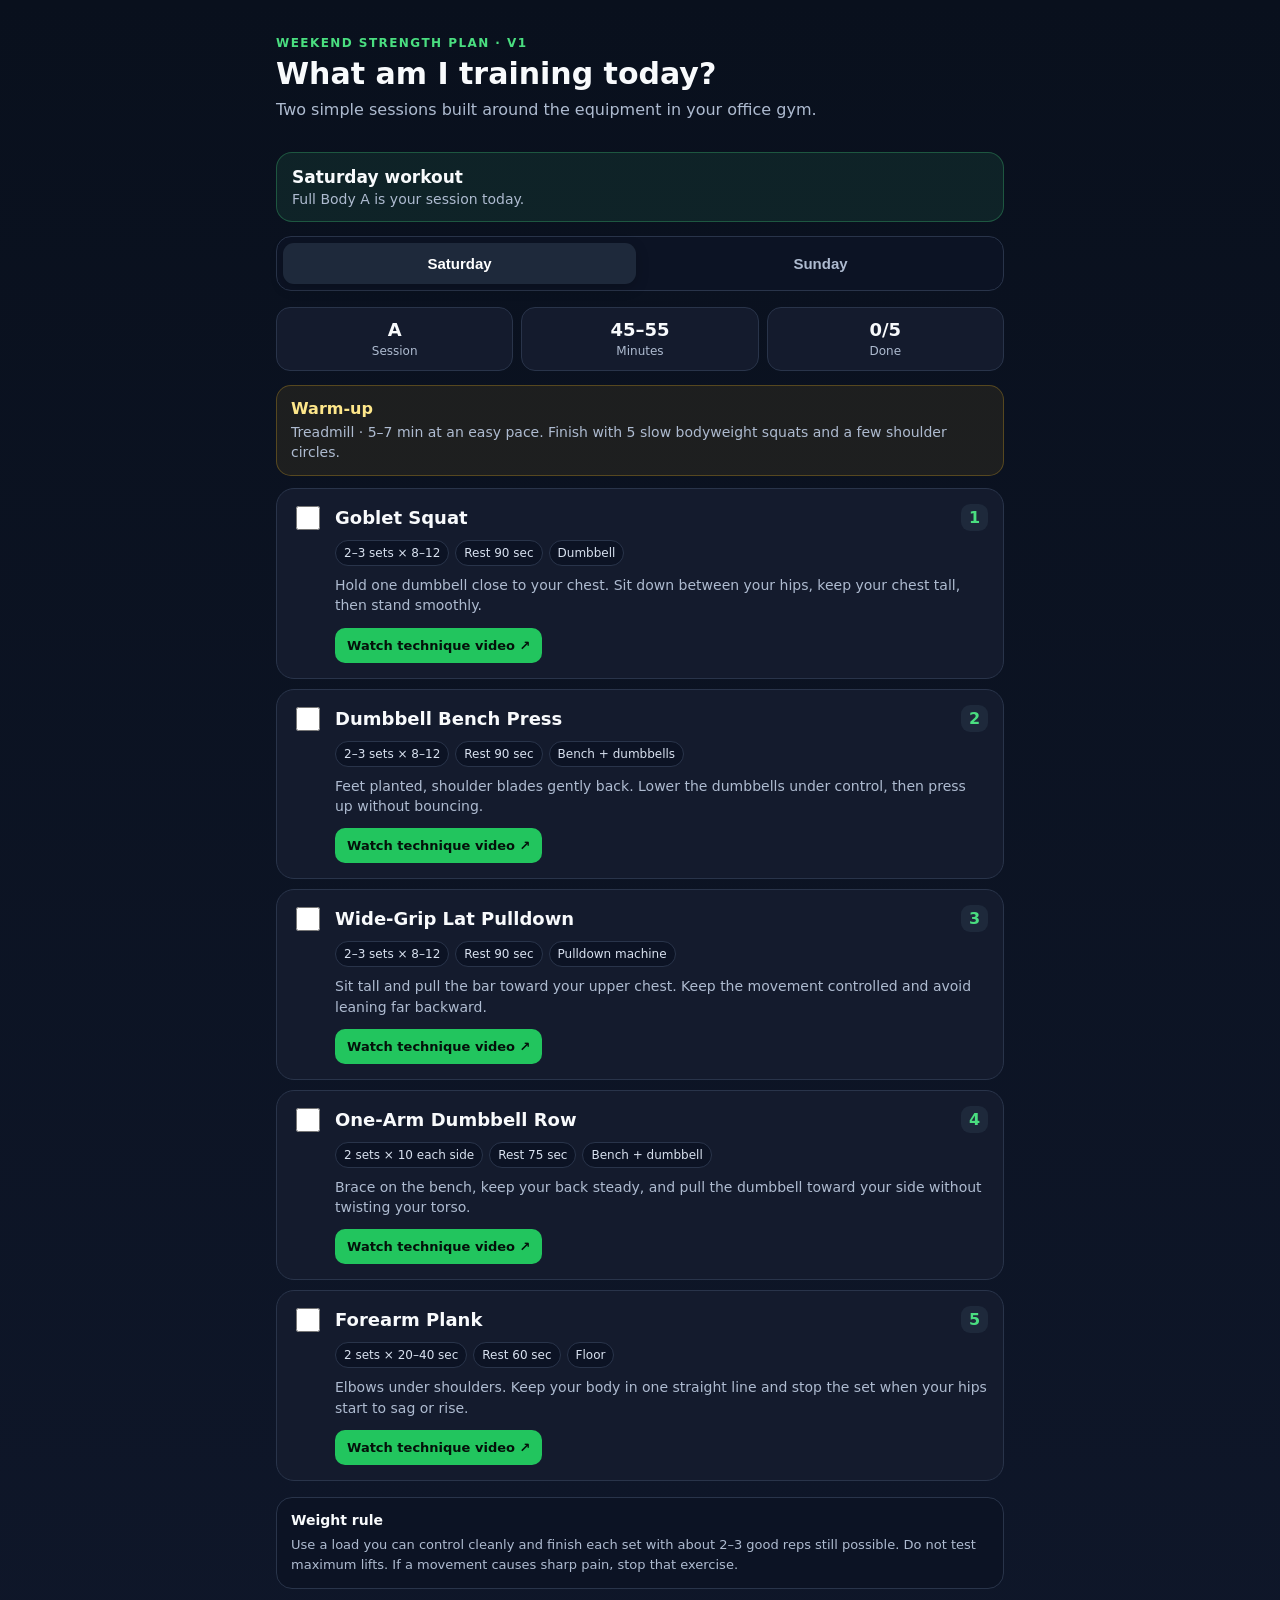
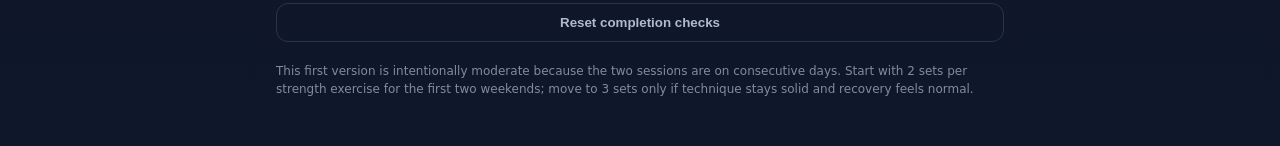
<file: gym/index.html>
<!doctype html>
<html lang="en">
<head>
  <meta charset="utf-8" />
  <meta name="viewport" content="width=device-width, initial-scale=1" />
  <meta name="theme-color" content="#111827" />
  <title>Weekend Gym Plan</title>
  <style>
    :root{--bg:#0b1020;--card:#141b2d;--soft:#1e293b;--text:#f8fafc;--muted:#aebbd0;--accent:#4ade80;--accent2:#22c55e;--line:#29344a;--warn:#fbbf24}
    *{box-sizing:border-box} body{margin:0;font-family:Inter,ui-sans-serif,system-ui,-apple-system,BlinkMacSystemFont,"Segoe UI",sans-serif;background:linear-gradient(180deg,#09101d 0%,#0f172a 100%);color:var(--text);min-height:100vh}
    .wrap{max-width:760px;margin:0 auto;padding:20px 16px 48px}.hero{padding:16px 0 12px}.eyebrow{font-size:12px;letter-spacing:.12em;text-transform:uppercase;color:var(--accent);font-weight:800}.hero h1{font-size:30px;line-height:1.05;margin:8px 0 8px}.hero p{margin:0;color:var(--muted);line-height:1.5}.status{margin:18px 0 14px;background:rgba(74,222,128,.09);border:1px solid rgba(74,222,128,.28);border-radius:16px;padding:14px 15px}.status strong{display:block;font-size:17px}.status span{display:block;color:var(--muted);font-size:14px;margin-top:4px}
    .tabs{display:grid;grid-template-columns:1fr 1fr;gap:8px;margin:14px 0 16px;background:#0c1324;padding:6px;border-radius:15px;border:1px solid var(--line)}.tab{border:0;border-radius:11px;padding:12px 10px;background:transparent;color:var(--muted);font-weight:800;font-size:15px;cursor:pointer}.tab.active{background:var(--soft);color:#fff;box-shadow:0 4px 14px rgba(0,0,0,.2)}
    .summary{display:grid;grid-template-columns:repeat(3,1fr);gap:8px;margin-bottom:14px}.metric{background:var(--card);border:1px solid var(--line);border-radius:14px;padding:11px;text-align:center}.metric b{display:block;font-size:18px}.metric span{font-size:12px;color:var(--muted)}
    .warmup{background:rgba(251,191,36,.08);border:1px solid rgba(251,191,36,.26);border-radius:15px;padding:13px 14px;margin-bottom:12px}.warmup b{color:#fde68a}.warmup p{margin:4px 0 0;color:var(--muted);font-size:14px;line-height:1.45}
    .exercise{background:var(--card);border:1px solid var(--line);border-radius:18px;padding:15px;margin:10px 0;transition:.18s ease}.exercise.done{opacity:.62}.top{display:flex;gap:12px;align-items:flex-start}.check{width:24px;height:24px;accent-color:var(--accent);margin-top:2px}.exbody{flex:1;min-width:0}.titleline{display:flex;align-items:center;justify-content:space-between;gap:10px}.titleline h2{font-size:18px;margin:0}.num{min-width:27px;height:27px;border-radius:9px;background:var(--soft);display:grid;place-items:center;font-weight:900;color:var(--accent)}.chips{display:flex;flex-wrap:wrap;gap:6px;margin:9px 0}.chip{font-size:12px;background:#0c1324;border:1px solid var(--line);border-radius:999px;padding:5px 8px;color:#d8e1ef}.cue{margin:0;color:var(--muted);line-height:1.45;font-size:14px}.actions{display:flex;gap:8px;margin-top:12px}.video{display:inline-flex;align-items:center;justify-content:center;text-decoration:none;background:var(--accent2);color:#04110a;font-weight:900;border-radius:10px;padding:10px 12px;font-size:13px}.video:active{transform:translateY(1px)}
    .tip{margin-top:16px;background:#0c1324;border:1px solid var(--line);border-radius:16px;padding:14px}.tip h3{font-size:14px;margin:0 0 7px}.tip p{font-size:13px;color:var(--muted);line-height:1.5;margin:0}.footer{margin-top:20px;color:#7f8ca4;font-size:12px;line-height:1.5}.reset{width:100%;margin-top:14px;border:1px solid var(--line);background:transparent;color:var(--muted);padding:11px;border-radius:12px;font-weight:700;cursor:pointer}@media (max-width:430px){.hero h1{font-size:27px}.summary{gap:6px}.metric{padding:9px 5px}.titleline h2{font-size:17px}}
  </style>
</head>
<body>
  <main class="wrap">
    <section class="hero">
      <div class="eyebrow">Weekend strength plan · v1</div>
      <h1>What am I training today?</h1>
      <p>Two simple sessions built around the equipment in your office gym.</p>
    </section>

    <section class="status" id="status"><strong>Loading today’s workout…</strong><span></span></section>

    <div class="tabs">
      <button class="tab" id="satTab" onclick="selectDay('Saturday')">Saturday</button>
      <button class="tab" id="sunTab" onclick="selectDay('Sunday')">Sunday</button>
    </div>

    <section class="summary" id="summary"></section>
    <section id="warmup"></section>
    <section id="list"></section>

    <section class="tip">
      <h3>Weight rule</h3>
      <p>Use a load you can control cleanly and finish each set with about 2–3 good reps still possible. Do not test maximum lifts. If a movement causes sharp pain, stop that exercise.</p>
    </section>
    <button class="reset" onclick="resetToday()">Reset completion checks</button>
    <div class="footer">This first version is intentionally moderate because the two sessions are on consecutive days. Start with 2 sets per strength exercise for the first two weekends; move to 3 sets only if technique stays solid and recovery feels normal.</div>
  </main>

<script>
const plans = {
  Saturday: {
    focus: 'Full body A', time: '45–55 min', exercises: 5,
    warmup: 'Treadmill · 5–7 min at an easy pace. Finish with 5 slow bodyweight squats and a few shoulder circles.',
    items: [
      {id:'goblet-squat', name:'Goblet Squat', prescription:'2–3 sets × 8–12', rest:'90 sec', equipment:'Dumbbell', cue:'Hold one dumbbell close to your chest. Sit down between your hips, keep your chest tall, then stand smoothly.', video:'https://www.youtube.com/watch?v=nfX7IFK9UNI'},
      {id:'db-bench', name:'Dumbbell Bench Press', prescription:'2–3 sets × 8–12', rest:'90 sec', equipment:'Bench + dumbbells', cue:'Feet planted, shoulder blades gently back. Lower the dumbbells under control, then press up without bouncing.', video:'https://www.muscleandstrength.com/exercises/dumbbell-bench-press.html'},
      {id:'lat-pulldown', name:'Wide-Grip Lat Pulldown', prescription:'2–3 sets × 8–12', rest:'90 sec', equipment:'Pulldown machine', cue:'Sit tall and pull the bar toward your upper chest. Keep the movement controlled and avoid leaning far backward.', video:'https://cdn.muscleandstrength.com/exercises/wide-grip-pull-down'},
      {id:'one-arm-row', name:'One-Arm Dumbbell Row', prescription:'2 sets × 10 each side', rest:'75 sec', equipment:'Bench + dumbbell', cue:'Brace on the bench, keep your back steady, and pull the dumbbell toward your side without twisting your torso.', video:'https://www.muscleandstrength.com/exercises/one-arm-dumbbell-row.html'},
      {id:'plank', name:'Forearm Plank', prescription:'2 sets × 20–40 sec', rest:'60 sec', equipment:'Floor', cue:'Elbows under shoulders. Keep your body in one straight line and stop the set when your hips start to sag or rise.', video:'https://www.youtube.com/watch?v=xhk1JkbF2lg'}
    ]
  },
  Sunday: {
    focus: 'Full body B', time: '45–55 min', exercises: 5,
    warmup: 'Stair climber or treadmill · 5–7 min at an easy pace. Keep it comfortable; this is only a warm-up.',
    items: [
      {id:'leg-press', name:'Leg Press', prescription:'2–3 sets × 10–12', rest:'90 sec', equipment:'Leg press', cue:'Keep your whole back supported. Lower the platform only as far as you can while staying controlled, then press smoothly.', video:'https://www.youtube.com/watch?v=W1SD96lrudY'},
      {id:'db-rdl', name:'Dumbbell Romanian Deadlift', prescription:'2–3 sets × 8–10', rest:'90 sec', equipment:'Dumbbells', cue:'Keep a soft bend in your knees, push your hips backward, keep the dumbbells close to your legs, then stand tall.', video:'https://www.youtube.com/watch?v=QFbZevA7dps'},
      {id:'incline-press', name:'Incline Dumbbell Press', prescription:'2–3 sets × 8–12', rest:'90 sec', equipment:'Incline bench + dumbbells', cue:'Set the bench to a modest incline. Keep your feet planted, lower under control, then press the dumbbells upward.', video:'https://cdn.muscleandstrength.com/exercises/incline-dumbbell-bench-press.html'},
      {id:'face-pull', name:'Cable Face Pull', prescription:'2 sets × 12–15', rest:'60 sec', equipment:'Cable + rope', cue:'Set the cable around face height. Pull the rope toward your face with control and keep your torso still.', video:'https://cdn.muscleandstrength.com/exercises/cable-face-pull'},
      {id:'hip-abduction', name:'Hip Abduction Machine', prescription:'2 sets × 12–15', rest:'60 sec', equipment:'Hip machine', cue:'Sit with your back supported. Open your knees against the pads without bouncing, pause briefly, and return slowly.', video:'https://www.muscleandstrength.com/exercises/hip-abduction-machine.html'}
    ]
  }
};

let selectedDay = 'Saturday';
function localDayName(){ return new Intl.DateTimeFormat('en-US',{weekday:'long'}).format(new Date()); }
function dateKey(day){ const d=new Date(); return `${d.getFullYear()}-${d.getMonth()+1}-${d.getDate()}-${day}`; }
function completed(day,id){ return localStorage.getItem(`gym-${dateKey(day)}-${id}`)==='1'; }
function toggle(day,id,val){ localStorage.setItem(`gym-${dateKey(day)}-${id}`,val?'1':'0'); render(); }
function selectDay(day){ selectedDay=day; render(); }
function resetToday(){ plans[selectedDay].items.forEach(i=>localStorage.removeItem(`gym-${dateKey(selectedDay)}-${i.id}`)); render(); }

function weekendMessage(){
  const today=localDayName();
  if(today==='Saturday') return ['Saturday workout','Full Body A is your session today.'];
  if(today==='Sunday') return ['Sunday workout','Full Body B is your session today.'];
  const d=new Date(); const dow=d.getDay(); const daysUntilSat=(6-dow+7)%7 || 7;
  const next=new Date(d); next.setDate(d.getDate()+daysUntilSat);
  const label=new Intl.DateTimeFormat('en-US',{month:'short',day:'numeric'}).format(next);
  return ['No strength session today',`Next planned workout: Saturday, ${label}. You can still preview either day below.`];
}

function render(){
  const p=plans[selectedDay];
  document.getElementById('satTab').classList.toggle('active',selectedDay==='Saturday');
  document.getElementById('sunTab').classList.toggle('active',selectedDay==='Sunday');
  const msg=weekendMessage(); document.querySelector('#status strong').textContent=msg[0]; document.querySelector('#status span').textContent=msg[1];
  const done=p.items.filter(i=>completed(selectedDay,i.id)).length;
  document.getElementById('summary').innerHTML=`<div class="metric"><b>${p.focus.replace('Full body ','')}</b><span>Session</span></div><div class="metric"><b>${p.time.split(' ')[0]}</b><span>Minutes</span></div><div class="metric"><b>${done}/${p.exercises}</b><span>Done</span></div>`;
  document.getElementById('warmup').innerHTML=`<div class="warmup"><b>Warm-up</b><p>${p.warmup}</p></div>`;
  document.getElementById('list').innerHTML=p.items.map((i,idx)=>{
    const isDone=completed(selectedDay,i.id);
    return `<article class="exercise ${isDone?'done':''}"><div class="top"><input aria-label="Mark ${i.name} complete" class="check" type="checkbox" ${isDone?'checked':''} onchange="toggle('${selectedDay}','${i.id}',this.checked)"><div class="exbody"><div class="titleline"><h2>${i.name}</h2><span class="num">${idx+1}</span></div><div class="chips"><span class="chip">${i.prescription}</span><span class="chip">Rest ${i.rest}</span><span class="chip">${i.equipment}</span></div><p class="cue">${i.cue}</p><div class="actions"><a class="video" href="${i.video}" target="_blank" rel="noopener">Watch technique video ↗</a></div></div></div></article>`;
  }).join('');
}

const today=localDayName(); if(today==='Sunday') selectedDay='Sunday'; else selectedDay='Saturday'; render();
</script>
</body>
</html>
</file>
